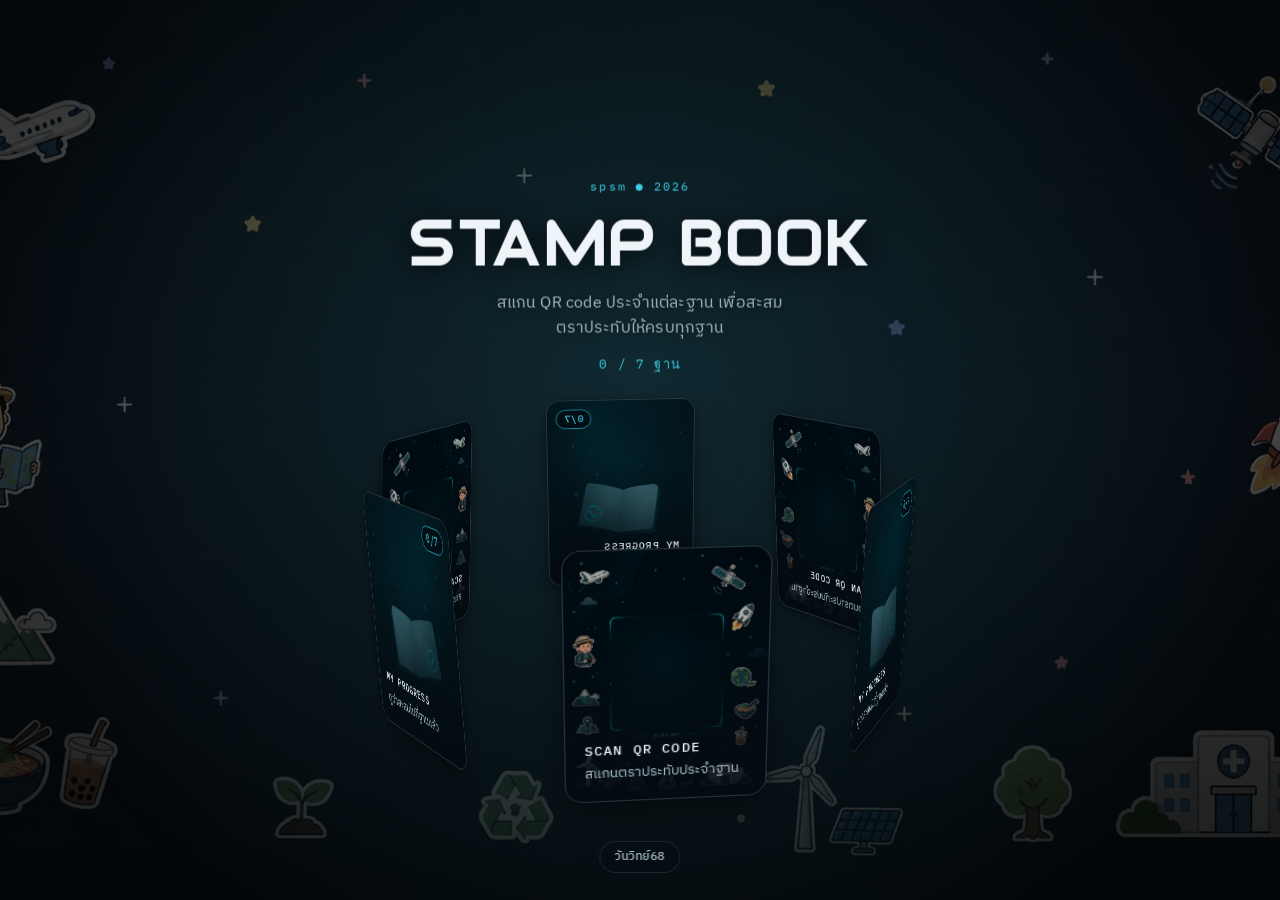
<file: index.html>
<!DOCTYPE html>
<html lang="th">
<head>
<meta charset="UTF-8" />
<meta name="viewport" content="width=device-width, initial-scale=1.0, viewport-fit=cover" />
<meta name="theme-color" content="#0a141c" />
<title>Stamp Book — วันวิทย์</title>
<meta name="description" content="สมุดสะสมตราประทับประจำฐานกิจกรรม สแกน QR code ประจำฐานเพื่อสะสมให้ครบทุกฐาน" />
<link rel="icon" href="assets/img/card-progress.webp" />
<link rel="stylesheet" href="assets/css/fonts.css" />
<link rel="stylesheet" href="assets/css/app.css" />
</head>
<body>

<!-- Fixed art + the black overlay that keeps every screen readable on top of it -->
<div class="bg" aria-hidden="true"></div>
<div class="bg-scrim" aria-hidden="true"></div>

<!-- ============================================================
     LANDING — orbital hero (ported from the MentoScope reference)
     ============================================================ -->
<main class="view view--landing" id="view-landing">
  <div class="orbit-aura" aria-hidden="true"></div>

  <div class="orbit-stage" id="orbit-stage">
    <div class="orbit-parallax" id="orbit-parallax">
      <div class="orbit-tilt">
        <div class="orbit-ring" id="orbit-ring"><!-- panels injected by app.js --></div>
      </div>

      <div class="orbit-center">
        <p class="orbit-eyebrow">spsm ● 2026</p>
        <h1 class="wordmark">Stamp Book</h1>
        <p class="orbit-sub-text">สแกน QR code ประจำแต่ละฐาน เพื่อสะสมตราประทับให้ครบทุกฐาน</p>
        <p class="orbit-tally"><span id="landing-tally">0</span> / <span id="landing-total">7</span> ฐาน</p>
      </div>
    </div>
  </div>

  <p class="orbit-hint" aria-hidden="true">วันวิทย์68</p>
</main>

<!-- ============================================================
     SCAN
     ============================================================ -->
<main class="view view--page" id="view-scan" hidden>
  <div class="shell">
    <header class="topbar">
      <a class="back" href="#/">
        <svg viewBox="0 0 16 16" fill="none" aria-hidden="true"><path d="M10 3 5 8l5 5" stroke="currentColor" stroke-width="1.6" stroke-linecap="round" stroke-linejoin="round"/></svg>
        กลับหน้าแรก
      </a>
      <div class="mode" id="scan-mode" data-mode="idle">
        <span class="mode__dot"></span>
        <span class="mode__label" id="scan-mode-label">STANDBY</span>
      </div>
    </header>

    <div class="page-head">
      <p class="kicker">SCAN QR CODE</p>
      <h2 class="page-title">สแกน QR code ประจำฐาน</h2>
      <p class="page-sub">เล็ง QR code ของฐานให้อยู่ในกรอบ ถ้าอยู่ไกลให้เลื่อนซูมเข้ามา</p>
    </div>

    <div class="scan-grid">
      <!-- camera -->
      <section class="panel scanner">
        <div class="cam" id="cam">
          <video id="video" playsinline muted autoplay></video>
          <div class="cam__placeholder" id="cam-placeholder">
            <svg viewBox="0 0 24 24" fill="none" aria-hidden="true"><path d="M3 8.5A2.5 2.5 0 0 1 5.5 6h1.7l1-1.7A1 1 0 0 1 9.06 4h5.88a1 1 0 0 1 .86.5l1 1.5h1.7A2.5 2.5 0 0 1 21 8.5v8A2.5 2.5 0 0 1 18.5 19h-13A2.5 2.5 0 0 1 3 16.5v-8Z" stroke="currentColor" stroke-width="1.5"/><circle cx="12" cy="12" r="3.4" stroke="currentColor" stroke-width="1.5"/></svg>
            <p class="cam__placeholder-title">กดเปิดกล้องเพื่อเริ่มสแกน</p>
            <p class="cam__placeholder-hint">เบราว์เซอร์จะขออนุญาตใช้กล้อง กด “อนุญาต”</p>
          </div>

          <div class="cam__frame" aria-hidden="true">
            <span class="bracket bracket--tl"></span>
            <span class="bracket bracket--tr"></span>
            <span class="bracket bracket--bl"></span>
            <span class="bracket bracket--br"></span>
            <span class="cam__target"></span>
            <span class="cam__sweep"></span>
          </div>
          <p class="cam__caption" aria-hidden="true">▸▸▸ SCAN ME ◂◂◂</p>
        </div>

        <div class="controls">
          <button class="btn btn--primary" id="btn-camera" type="button">เปิดกล้อง</button>

          <div class="zoom" id="zoom-wrap" hidden>
            <label class="zoom__label" for="zoom">ซูม</label>
            <input class="zoom__range" id="zoom" type="range" min="1" max="4" step="0.1" value="1" />
            <output class="zoom__value mono" id="zoom-value">1.0×</output>
          </div>

          <button class="btn btn--ghost" id="btn-torch" type="button" hidden>เปิดไฟฉาย</button>
        </div>
      </section>

      <!-- result -->
      <section class="panel result" id="result" data-state="idle">
        <p class="kicker">STATUS</p>
        <div class="result__body">
          <span class="result__icon" id="result-icon" aria-hidden="true">◎</span>
          <div>
            <p class="result__title" id="result-title">ยังไม่ได้สแกน</p>
            <p class="result__text" id="result-text">เปิดกล้องแล้วเล็งไปที่ QR code ของฐาน</p>
          </div>
        </div>

        <div class="result__meter">
          <div class="meter"><span class="meter__fill" id="scan-meter"></span></div>
          <p class="meter__label mono"><b id="scan-count">0</b> / <span id="scan-total">7</span> STAMPS</p>
        </div>

        <a class="btn btn--ghost" href="#/progress">ดูความคืบหน้าของฉัน</a>
      </section>
    </div>
  </div>
</main>

<!-- ============================================================
     PROGRESS
     ============================================================ -->
<main class="view view--page" id="view-progress" hidden>
  <div class="shell">
    <header class="topbar">
      <a class="back" href="#/">
        <svg viewBox="0 0 16 16" fill="none" aria-hidden="true"><path d="M10 3 5 8l5 5" stroke="currentColor" stroke-width="1.6" stroke-linecap="round" stroke-linejoin="round"/></svg>
        กลับหน้าแรก
      </a>
      <div class="mode" id="progress-mode" data-mode="idle">
        <span class="mode__dot"></span>
        <span class="mode__label mono" id="progress-mode-label">IN PROGRESS</span>
      </div>
    </header>

    <div class="page-head">
      <p class="kicker">MY PROGRESS</p>
      <h2 class="page-title">ความคืบหน้าของฉัน</h2>
      <p class="page-sub">ฐานที่สแกนแล้วจะมีเครื่องหมายถูกอยู่หลังชื่อฐาน</p>
    </div>

    <div class="progress-grid">
      <section class="panel tally">
        <div class="tally__ring">
          <svg class="ring" viewBox="0 0 120 120" aria-hidden="true">
            <circle class="ring__track" cx="60" cy="60" r="52"></circle>
            <circle class="ring__fill" id="ring-fill" cx="60" cy="60" r="52"></circle>
          </svg>
          <p class="tally__num"><b id="tally-count">0</b><span id="tally-total">/7</span></p>
        </div>
        <p class="tally__label">ฐานที่สะสมแล้ว</p>
        <p class="tally__done" id="tally-done" hidden>เก็บครบทุกฐานแล้ว 🎉</p>
        <a class="btn btn--primary" id="tally-cta" href="#/scan">สแกนฐานต่อไป</a>
        <button class="btn btn--danger" id="btn-reset" type="button">ล้างความคืบหน้า</button>
      </section>

      <section class="panel stamps">
        <p class="kicker">ฐานกิจกรรมทั้งหมด</p>
        <ul class="stamp-list" id="stamp-list"><!-- injected by app.js --></ul>
      </section>
    </div>
  </div>
</main>

<div class="toast" id="toast" role="status" aria-live="polite" hidden></div>

<script src="assets/js/jsqr.js"></script>
<script src="assets/js/app.js"></script>
</body>
</html>
</file>
<file: assets/css/fonts.css>
/* Vendored latin+thai subsets of IBM Plex Sans Thai & IBM Plex Mono.
   Local so the site still works if the venue wifi dies. */
@font-face {
  font-family: 'IBM Plex Mono';
  font-style: normal;
  font-weight: 400;
  font-display: swap;
  src: url(../fonts/IBMPlexMono-400-latin.woff2) format('woff2');
  unicode-range: U+0000-00FF, U+0131, U+0152-0153, U+02BB-02BC, U+02C6, U+02DA, U+02DC, U+0304, U+0308, U+0329, U+2000-206F, U+20AC, U+2122, U+2191, U+2193, U+2212, U+2215, U+FEFF, U+FFFD;
}
@font-face {
  font-family: 'IBM Plex Mono';
  font-style: normal;
  font-weight: 500;
  font-display: swap;
  src: url(../fonts/IBMPlexMono-500-latin.woff2) format('woff2');
  unicode-range: U+0000-00FF, U+0131, U+0152-0153, U+02BB-02BC, U+02C6, U+02DA, U+02DC, U+0304, U+0308, U+0329, U+2000-206F, U+20AC, U+2122, U+2191, U+2193, U+2212, U+2215, U+FEFF, U+FFFD;
}
@font-face {
  font-family: 'IBM Plex Mono';
  font-style: normal;
  font-weight: 600;
  font-display: swap;
  src: url(../fonts/IBMPlexMono-600-latin.woff2) format('woff2');
  unicode-range: U+0000-00FF, U+0131, U+0152-0153, U+02BB-02BC, U+02C6, U+02DA, U+02DC, U+0304, U+0308, U+0329, U+2000-206F, U+20AC, U+2122, U+2191, U+2193, U+2212, U+2215, U+FEFF, U+FFFD;
}
@font-face {
  font-family: 'IBM Plex Sans Thai';
  font-style: normal;
  font-weight: 400;
  font-display: swap;
  src: url(../fonts/IBMPlexSansThai-400-thai.woff2) format('woff2');
  unicode-range: U+02D7, U+0303, U+0331, U+0E01-0E5B, U+200C-200D, U+25CC;
}
@font-face {
  font-family: 'IBM Plex Sans Thai';
  font-style: normal;
  font-weight: 400;
  font-display: swap;
  src: url(../fonts/IBMPlexSansThai-400-latin.woff2) format('woff2');
  unicode-range: U+0000-00FF, U+0131, U+0152-0153, U+02BB-02BC, U+02C6, U+02DA, U+02DC, U+0304, U+0308, U+0329, U+2000-206F, U+20AC, U+2122, U+2191, U+2193, U+2212, U+2215, U+FEFF, U+FFFD;
}
@font-face {
  font-family: 'IBM Plex Sans Thai';
  font-style: normal;
  font-weight: 500;
  font-display: swap;
  src: url(../fonts/IBMPlexSansThai-500-thai.woff2) format('woff2');
  unicode-range: U+02D7, U+0303, U+0331, U+0E01-0E5B, U+200C-200D, U+25CC;
}
@font-face {
  font-family: 'IBM Plex Sans Thai';
  font-style: normal;
  font-weight: 500;
  font-display: swap;
  src: url(../fonts/IBMPlexSansThai-500-latin.woff2) format('woff2');
  unicode-range: U+0000-00FF, U+0131, U+0152-0153, U+02BB-02BC, U+02C6, U+02DA, U+02DC, U+0304, U+0308, U+0329, U+2000-206F, U+20AC, U+2122, U+2191, U+2193, U+2212, U+2215, U+FEFF, U+FFFD;
}
@font-face {
  font-family: 'IBM Plex Sans Thai';
  font-style: normal;
  font-weight: 600;
  font-display: swap;
  src: url(../fonts/IBMPlexSansThai-600-thai.woff2) format('woff2');
  unicode-range: U+02D7, U+0303, U+0331, U+0E01-0E5B, U+200C-200D, U+25CC;
}
@font-face {
  font-family: 'IBM Plex Sans Thai';
  font-style: normal;
  font-weight: 600;
  font-display: swap;
  src: url(../fonts/IBMPlexSansThai-600-latin.woff2) format('woff2');
  unicode-range: U+0000-00FF, U+0131, U+0152-0153, U+02BB-02BC, U+02C6, U+02DA, U+02DC, U+0304, U+0308, U+0329, U+2000-206F, U+20AC, U+2122, U+2191, U+2193, U+2212, U+2215, U+FEFF, U+FFFD;
}
@font-face {
  font-family: 'IBM Plex Sans Thai';
  font-style: normal;
  font-weight: 700;
  font-display: swap;
  src: url(../fonts/IBMPlexSansThai-700-thai.woff2) format('woff2');
  unicode-range: U+02D7, U+0303, U+0331, U+0E01-0E5B, U+200C-200D, U+25CC;
}
@font-face {
  font-family: 'IBM Plex Sans Thai';
  font-style: normal;
  font-weight: 700;
  font-display: swap;
  src: url(../fonts/IBMPlexSansThai-700-latin.woff2) format('woff2');
  unicode-range: U+0000-00FF, U+0131, U+0152-0153, U+02BB-02BC, U+02C6, U+02DA, U+02DC, U+0304, U+0308, U+0329, U+2000-206F, U+20AC, U+2122, U+2191, U+2193, U+2212, U+2215, U+FEFF, U+FFFD;
}
</file>
<file: assets/css/app.css>
/* ============================================================
   Wunvit Stamp Book
   Design system ported from the MentoScope reference and
   hue-shifted onto the provided navy-teal artwork.
   Surfaces -> ink ramp -> one reserved accent -> tokens.
   ============================================================ */
:root{
  /* Surfaces — deep navy-teal, never pure black */
  --bg:        #0a141c;
  --bg-deep:   #060e14;
  --surface:   rgba(19, 33, 43, 0.82);
  --surface-2: rgba(28, 45, 57, 0.88);
  --sunken:    rgba(8, 17, 24, 0.62);
  --line:      rgba(226, 242, 248, 0.16);
  --line-soft: rgba(226, 242, 248, 0.10);

  /* Ink — warm off-white, never pure #fff */
  --text:       #eef4f7;
  --text-soft:  #a9bfca;
  --text-faint: #7c95a2;

  /* Accent — the cyan already in the artwork. Interactive + stamped only. */
  --accent:        #3ccfe2;
  --accent-strong: #29bed2;
  --accent-deep:   #1a8ea1;
  --accent-tint:   rgba(60, 207, 226, 0.14);
  --on-accent:     #05222a;

  /* Status */
  --ok:        #54d9a6;
  --ok-tint:   rgba(84, 217, 166, 0.14);
  --warn:      #f0b45c;
  --warn-tint: rgba(240, 180, 92, 0.14);
  --bad:       #f08163;
  --bad-tint:  rgba(240, 129, 99, 0.14);

  --font-thai: "IBM Plex Sans Thai", system-ui, -apple-system, "Segoe UI", sans-serif;
  --font-mono: "IBM Plex Mono", ui-monospace, Consolas, monospace;
  /* Osiris is latin-only display — the wordmark and nothing else. */
  --font-display: "Osiris", "IBM Plex Sans Thai", sans-serif;

  --s1:0.25rem; --s2:0.5rem; --s3:0.75rem; --s4:1rem; --s5:1.5rem; --s6:2rem; --s7:3rem;
  --r-sm:6px; --r-md:10px; --r-lg:16px; --r-full:999px;

  --shadow-md: 0 2px 8px rgba(0,0,0,0.32), 0 12px 36px rgba(0,0,0,0.34);

  --ease-quart: cubic-bezier(0.25,1,0.5,1);
  --ease-expo:  cubic-bezier(0.16,1,0.3,1);
  --dur-fast:150ms; --dur:220ms; --dur-slow:440ms;
}

*,*::before,*::after{ box-sizing:border-box; }
html{ -webkit-text-size-adjust:100%; text-size-adjust:100%; }

@font-face{
  font-family:"Osiris";
  src:url("../fonts/Osiris.woff2") format("woff2"),
      url("../fonts/Osiris.otf") format("opentype");
  font-weight:400; font-style:normal; font-display:swap;
}

body{
  margin:0; min-height:100vh;
  background:var(--bg-deep);
  font-family:var(--font-thai); color:var(--text);
  line-height:1.6; -webkit-font-smoothing:antialiased; text-rendering:optimizeLegibility;
  overflow-x:hidden;
}
h1,h2,h3{ margin:0; font-weight:600; line-height:1.2; }
p{ margin:0; }
a{ color:var(--accent); }
.mono{ font-family:var(--font-mono); font-feature-settings:"tnum" 1; }
:focus-visible{ outline:2px solid var(--accent); outline-offset:2px; border-radius:4px; }
[hidden]{ display:none !important; }

/* ------------------------------------------------------------
   Background art + the black overlay.
   Transparent enough to read the stickers, opaque enough that
   every bit of text and card sits cleanly on top of it.
   ------------------------------------------------------------ */
.bg{
  position:fixed; inset:0; z-index:-2;
  background:url("../img/bg-landing.webp") center center / cover no-repeat;
  background-color:var(--bg);
}
.bg-scrim{
  position:fixed; inset:0; z-index:-1; pointer-events:none;
  background:
    radial-gradient(120% 90% at 50% 42%, rgba(0,0,0,0.42) 0%, rgba(0,0,0,0.66) 58%, rgba(0,0,0,0.80) 100%),
    linear-gradient(180deg, rgba(6,14,20,0.42) 0%, rgba(6,14,20,0.30) 45%, rgba(6,14,20,0.62) 100%);
}
/* Reading views carry a flatter, heavier scrim than the landing — they hold body copy. */
body[data-route="page"] .bg-scrim{
  background:linear-gradient(180deg, rgba(4,10,15,0.80) 0%, rgba(4,10,15,0.72) 100%);
}

.view{ position:relative; z-index:1; }

/* ============================================================
   LANDING — orbital hero
   A 3D ring of card panels orbiting the wordmark: drag or scroll
   to spin, momentum carries, slow auto-drift when idle.
   ============================================================ */
.view--landing{
  height:100vh; height:100dvh; overflow:hidden;
  display:flex; align-items:center; justify-content:center;
}
.orbit-aura{
  position:absolute; inset:-20%; z-index:0; pointer-events:none;
  background:radial-gradient(circle at 50% 44%, var(--accent-tint), transparent 60%);
}
.orbit-stage{
  position:absolute; inset:0; z-index:1;
  display:flex; align-items:center; justify-content:center;
  perspective:1400px; cursor:grab; touch-action:pan-y;
  user-select:none; -webkit-user-select:none;
}
.orbit-stage.is-dragging, .orbit-stage.is-dragging .orbit-panel{ cursor:grabbing; }
.orbit-parallax{ position:relative; width:1px; height:1px; transform-style:preserve-3d; transition:transform 0.6s var(--ease-quart); }
/* The ring orbits BELOW the wordmark. The reference lets panels sweep across
   its title; here the title has to stay unambiguously readable, so the ring
   centre is pushed down and the wordmark lifted up out of its path. */
.orbit-tilt{ position:absolute; top:0; left:0; transform-style:preserve-3d; transform:translateY(120px) rotateX(-16deg); }
.orbit-ring{ position:absolute; top:0; left:0; transform-style:preserve-3d; will-change:transform; }

.orbit-panel{
  position:absolute; top:0; left:0;
  width:172px; height:227px; margin:-114px 0 0 -86px;
  border-radius:var(--r-lg); overflow:hidden; display:block; text-decoration:none;
  background:var(--surface); border:1px solid var(--line-soft); box-shadow:var(--shadow-md);
  transform:rotateY(var(--ry)) translateZ(var(--tz)) rotateZ(var(--rz));
  transition:border-color var(--dur) var(--ease-quart), box-shadow var(--dur) var(--ease-quart), transform 0.7s var(--ease-quart);
  cursor:pointer;
}
.orbit-panel:hover,.orbit-panel:focus-visible{ border-color:var(--accent-deep); box-shadow:0 0 0 1px var(--accent-deep), var(--shadow-md); }
.orbit-panel img{
  position:absolute; inset:0; width:100%; height:100%; object-fit:cover; display:block;
  filter:brightness(0.86);
  transition:filter var(--dur) var(--ease-quart), transform 900ms var(--ease-expo);
}
.orbit-panel:hover img{ filter:brightness(1.05); transform:scale(1.035); }
.orbit-scrim{
  position:absolute; inset:0;
  background:linear-gradient(to top, rgba(4,11,16,0.95) 0%, rgba(4,11,16,0.34) 44%, transparent 64%);
}
.orbit-cap{ position:absolute; left:0; right:0; bottom:0; padding:var(--s3) var(--s4) var(--s4); }
.orbit-kicker{ display:block; font-family:var(--font-mono); font-size:0.72rem; font-weight:500; letter-spacing:0.10em; color:var(--text); }
.orbit-sub{ display:block; margin-top:2px; font-size:0.76rem; color:var(--text-soft); }
.orbit-badge{
  position:absolute; top:10px; right:10px; z-index:2;
  font-family:var(--font-mono); font-size:0.66rem; font-weight:500; letter-spacing:0.06em;
  color:var(--accent); background:rgba(4,11,16,0.72);
  border:1px solid var(--accent-deep); border-radius:var(--r-full); padding:2px 8px;
}

.orbit-center{
  position:absolute; top:50%; left:50%;
  transform:translate(-50%,-50%) translateY(-170px) translateZ(30px);
  text-align:center; width:94vw; max-width:560px; pointer-events:none; z-index:2;
}
.orbit-eyebrow{ font-family:var(--font-mono); font-size:0.72rem; letter-spacing:0.16em; color:var(--accent); margin-bottom:var(--s3); }
/* Osiris on the latin wordmark only — Thai copy below uses Plex Sans Thai. */
.wordmark{
  font-family:var(--font-display); font-weight:400;
  font-size:clamp(1.75rem, 9.5vw, 4rem); letter-spacing:0.01em; line-height:1.05;
  white-space:nowrap; max-width:100%;
  text-shadow:0 2px 26px rgba(0,0,0,0.8);
}
.orbit-sub-text{
  margin-top:var(--s3); color:var(--text-soft); font-size:1rem;
  max-width:30ch; margin-inline:auto; text-wrap:pretty;
  text-shadow:0 1px 12px rgba(0,0,0,0.8);
}
.orbit-tally{
  margin-top:var(--s3); font-family:var(--font-mono); font-size:0.8rem; letter-spacing:0.08em;
  color:var(--accent);
}
/* Brand tag. The orbiting cards sweep through this corner of the screen, so it
   carries its own pill rather than relying on whatever happens to be behind. */
.orbit-hint{
  position:absolute; left:50%; bottom:calc(clamp(12px,3vh,28px) + env(safe-area-inset-bottom, 0px));
  transform:translateX(-50%); z-index:3; margin:0;
  padding:0.32rem 0.9rem; border-radius:var(--r-full);
  background:rgba(6,14,20,0.72); border:1px solid var(--line-soft);
  backdrop-filter:blur(8px); -webkit-backdrop-filter:blur(8px);
  font-size:0.78rem; font-weight:500; letter-spacing:0.04em;
  color:var(--text-soft); pointer-events:none; white-space:nowrap;
}

@media (max-width:720px){
  .orbit-panel{ width:126px; height:166px; margin:-83px 0 0 -63px; }
  .orbit-tilt{ transform:translateY(98px) rotateX(-12deg); }
  .orbit-center{ transform:translate(-50%,-50%) translateY(-146px) translateZ(30px); max-width:360px; }
  .orbit-sub-text{ font-size:0.92rem; }
}
@media (max-height:620px){
  .orbit-tilt{ transform:translateY(74px) rotateX(-12deg); }
  .orbit-center{ transform:translate(-50%,-50%) translateY(-118px) translateZ(30px); }
  .orbit-sub-text{ font-size:0.86rem; }
}

/* ============================================================
   SHARED PAGE CHROME
   ============================================================ */
.view--page{ min-height:100vh; min-height:100dvh; }
.shell{
  max-width:1080px; margin:0 auto;
  padding:0 clamp(1rem,4vw,2.5rem) calc(var(--s7) + env(safe-area-inset-bottom, 0px));
}
.topbar{
  display:flex; align-items:center; justify-content:space-between; gap:var(--s4);
  padding:calc(var(--s4) + env(safe-area-inset-top, 0px)) 0 var(--s5); flex-wrap:wrap;
}
.back{
  display:inline-flex; align-items:center; gap:var(--s2);
  font-size:0.9rem; color:var(--text-soft); text-decoration:none;
  padding:var(--s2) var(--s3); margin-left:calc(var(--s3) * -1); border-radius:var(--r-sm);
  transition:color var(--dur) var(--ease-quart), background var(--dur) var(--ease-quart);
  min-height:40px;
}
.back:hover{ color:var(--text); background:var(--surface); }
.back svg{ width:15px; height:15px; flex:none; }

.mode{
  display:inline-flex; align-items:center; gap:var(--s2);
  padding:0.4rem 0.85rem 0.4rem 0.7rem;
  background:var(--surface); border:1px solid var(--line-soft); border-radius:var(--r-full);
}
.mode__dot{ width:8px; height:8px; border-radius:50%; background:var(--text-faint); flex:none; transition:background var(--dur) var(--ease-quart); }
.mode__label{ font-family:var(--font-mono); font-size:0.72rem; font-weight:500; color:var(--text-soft); letter-spacing:0.04em; }
.mode[data-mode="live"] .mode__dot{ background:var(--accent); animation:pulse-dot 1.1s var(--ease-quart) infinite; }
.mode[data-mode="ok"] .mode__dot{ background:var(--ok); box-shadow:0 0 0 3px var(--ok-tint); }
.mode[data-mode="warn"] .mode__dot{ background:var(--warn); }
.mode[data-mode="error"] .mode__dot{ background:var(--bad); }
@keyframes pulse-dot{ 0%,100%{opacity:1;} 50%{opacity:0.28;} }

.page-head{ margin-bottom:var(--s5); }
.kicker{
  font-family:var(--font-mono); font-size:0.68rem; letter-spacing:0.14em; text-transform:uppercase;
  color:var(--accent); margin-bottom:var(--s2);
}
.page-title{ font-size:clamp(1.4rem,1.1rem+1.4vw,2rem); }
.page-sub{ margin-top:var(--s2); color:var(--text-soft); max-width:52ch; text-wrap:pretty; }

.panel{
  background:var(--surface); border:1px solid var(--line-soft); border-radius:var(--r-lg);
  padding:clamp(1rem,3vw,1.5rem); backdrop-filter:blur(10px); -webkit-backdrop-filter:blur(10px);
}

.btn{
  width:100%; display:inline-flex; align-items:center; justify-content:center; gap:0.6rem;
  min-height:50px; padding:0 1.2rem;
  font-family:var(--font-thai); font-size:1rem; font-weight:600; text-decoration:none;
  border-radius:var(--r-md); border:1px solid transparent; cursor:pointer;
  transition:background var(--dur) var(--ease-quart), color var(--dur) var(--ease-quart),
             border-color var(--dur) var(--ease-quart), transform var(--dur-fast) var(--ease-quart);
}
.btn:active{ transform:scale(0.985); }
.btn--primary{ background:var(--accent); color:var(--on-accent); }
.btn--primary:hover{ background:var(--accent-strong); }
.btn--ghost{ background:transparent; color:var(--text); border-color:var(--line); }
.btn--ghost:hover{ background:var(--surface-2); border-color:var(--accent-deep); }
.btn--danger{ background:transparent; color:var(--text-faint); border-color:var(--line-soft); font-weight:500; min-height:42px; font-size:0.88rem; }
.btn--danger:hover{ color:var(--bad); border-color:var(--bad); background:var(--bad-tint); }
.btn[disabled]{ opacity:0.55; cursor:not-allowed; }

/* ============================================================
   SCAN
   ============================================================ */
.scan-grid{
  display:grid; grid-template-columns:minmax(0,1.05fr) minmax(300px,0.95fr);
  gap:clamp(1rem,3vw,1.75rem); align-items:start;
}
@media (max-width:900px){ .scan-grid{ grid-template-columns:1fr; } }

.cam{
  position:relative; width:100%; max-width:420px; margin:0 auto;
  aspect-ratio:3/4; border-radius:var(--r-lg); overflow:hidden;
  background:var(--sunken) url("../img/card-scan.webp") center center / cover no-repeat;
  border:1px solid var(--line-soft); box-shadow:var(--shadow-md);
}
.cam video{
  position:absolute; inset:0; width:100%; height:100%; object-fit:cover; display:none;
  transform-origin:center center; will-change:transform;
}
.cam.is-live video{ display:block; }
.cam.is-live{ background-image:none; background:#04090d; }

.cam__placeholder{
  position:absolute; inset:0; z-index:3;
  display:flex; flex-direction:column; align-items:center; justify-content:center; gap:var(--s2);
  padding:14%; text-align:center; color:var(--text-soft);
  background:linear-gradient(to top, rgba(4,11,16,0.86) 0%, rgba(4,11,16,0.42) 55%, rgba(4,11,16,0.30) 100%);
}
.cam.is-live .cam__placeholder{ display:none; }
.cam__placeholder svg{ width:34px; height:34px; color:var(--accent); }
.cam__placeholder-title{ font-size:0.98rem; font-weight:500; color:var(--text); }
.cam__placeholder-hint{ font-size:0.8rem; color:var(--text-faint); max-width:22ch; }

.cam__frame{ position:absolute; inset:12%; z-index:4; pointer-events:none; opacity:0; transition:opacity var(--dur) var(--ease-quart); }
.cam.is-live .cam__frame{ opacity:1; }
.bracket{ position:absolute; width:26px; height:26px; border:2px solid var(--accent); border-radius:3px; }
.bracket--tl{ top:0; left:0; border-right:0; border-bottom:0; border-radius:6px 0 0 0; }
.bracket--tr{ top:0; right:0; border-left:0; border-bottom:0; border-radius:0 6px 0 0; }
.bracket--bl{ bottom:0; left:0; border-right:0; border-top:0; border-radius:0 0 0 6px; }
.bracket--br{ bottom:0; right:0; border-left:0; border-top:0; border-radius:0 0 6px 0; }
.cam__target{ position:absolute; inset:6%; border:1.5px dashed rgba(60,207,226,0.34); border-radius:10px; }
.cam__sweep{
  position:absolute; left:0; right:0; top:0; height:26%; opacity:0;
  background:linear-gradient(to bottom, transparent 0%, var(--accent-tint) 60%, rgba(60,207,226,0.55) 100%);
  border-bottom:1.5px solid rgba(60,207,226,0.8);
}
.cam.is-live .cam__frame .bracket{ animation:bracket-lock 1.6s var(--ease-quart) infinite; }
.cam.is-live .cam__sweep{ opacity:1; animation:scan-sweep 1.9s var(--ease-quart) infinite; }
@keyframes bracket-lock{ 0%,100%{opacity:0.5;} 50%{opacity:1;} }
@keyframes scan-sweep{ from{ transform:translateY(-26%);} to{ transform:translateY(385%);} }

.cam__caption{
  position:absolute; left:0; right:0; bottom:4.5%; z-index:4; text-align:center;
  font-family:var(--font-mono); font-size:0.72rem; font-weight:500; letter-spacing:0.22em;
  color:var(--accent); pointer-events:none; opacity:0; transition:opacity var(--dur) var(--ease-quart);
}
.cam.is-live .cam__caption{ opacity:0.8; }

.cam.is-hit{ animation:hit-flash 520ms var(--ease-quart); }
@keyframes hit-flash{
  0%{ box-shadow:0 0 0 0 var(--ok), var(--shadow-md); }
  100%{ box-shadow:0 0 0 14px rgba(84,217,166,0), var(--shadow-md); }
}

.controls{ max-width:420px; margin:var(--s5) auto 0; display:flex; flex-direction:column; gap:var(--s3); }
.zoom{ display:flex; align-items:center; gap:var(--s3); background:var(--sunken); border:1px solid var(--line-soft); border-radius:var(--r-md); padding:0.55rem 0.85rem; }
.zoom__label{ font-size:0.86rem; color:var(--text-soft); flex:none; }
.zoom__range{ flex:1; min-width:0; accent-color:var(--accent); height:26px; }
.zoom__value{ flex:none; font-size:0.8rem; color:var(--accent); min-width:3.4ch; text-align:right; }

/* result */
.result{ display:flex; flex-direction:column; gap:var(--s4); }
.result__body{ display:flex; align-items:flex-start; gap:var(--s3); }
.result__icon{
  flex:none; width:44px; height:44px; border-radius:var(--r-md);
  display:grid; place-items:center; font-size:1.35rem; line-height:1;
  background:var(--surface-2); border:1px solid var(--line-soft); color:var(--text-faint);
}
.result__title{ font-size:1.05rem; font-weight:600; text-wrap:balance; }
.result__text{ margin-top:2px; font-size:0.9rem; color:var(--text-soft); text-wrap:pretty; }
.result[data-state="ok"]{ border-color:var(--ok); }
.result[data-state="ok"] .result__icon{ background:var(--ok-tint); border-color:var(--ok); color:var(--ok); }
.result[data-state="ok"] .result__title{ color:var(--ok); }
.result[data-state="dup"]{ border-color:var(--warn); }
.result[data-state="dup"] .result__icon{ background:var(--warn-tint); border-color:var(--warn); color:var(--warn); }
.result[data-state="dup"] .result__title{ color:var(--warn); }
.result[data-state="bad"]{ border-color:var(--bad); }
.result[data-state="bad"] .result__icon{ background:var(--bad-tint); border-color:var(--bad); color:var(--bad); }
.result[data-state="bad"] .result__title{ color:var(--bad); }
.result[data-state="ok"] .result__icon,
.result[data-state="dup"] .result__icon,
.result[data-state="bad"] .result__icon{ animation:pop 260ms var(--ease-expo) both; }
@keyframes pop{ from{ transform:scale(0.5); opacity:0; } to{ transform:scale(1); opacity:1; } }

.result__meter{ display:flex; flex-direction:column; gap:var(--s2); }
.meter{ height:6px; border-radius:var(--r-full); background:var(--sunken); overflow:hidden; }
.meter__fill{ display:block; height:100%; width:0%; border-radius:var(--r-full); background:var(--accent); transition:width var(--dur-slow) var(--ease-expo); }
.meter__label{ font-size:0.7rem; letter-spacing:0.1em; color:var(--text-faint); }
.meter__label b{ color:var(--accent); font-weight:600; }

/* ============================================================
   PROGRESS
   ============================================================ */
.progress-grid{
  display:grid; grid-template-columns:minmax(240px,0.8fr) minmax(0,1.2fr);
  gap:clamp(1rem,3vw,1.75rem); align-items:start;
}
@media (max-width:820px){ .progress-grid{ grid-template-columns:1fr; } }

.tally{ display:flex; flex-direction:column; align-items:center; text-align:center; gap:var(--s2); position:relative; }
.tally__ring{ position:relative; width:150px; height:150px; }
.ring{ width:150px; height:150px; transform:rotate(-90deg); display:block; }
.ring__track{ fill:none; stroke:var(--sunken); stroke-width:9; }
.ring__fill{
  fill:none; stroke:var(--accent); stroke-width:9; stroke-linecap:round;
  stroke-dasharray:326.7; stroke-dashoffset:326.7;
  transition:stroke-dashoffset 640ms var(--ease-expo), stroke var(--dur) var(--ease-quart);
}
.tally.is-done .ring__fill{ stroke:var(--ok); }
.tally__num{
  position:absolute; top:50%; left:50%; transform:translate(-50%,-50%);
  font-family:var(--font-mono); font-size:1.9rem; font-weight:600; line-height:1; color:var(--text);
  white-space:nowrap;
}
.tally__num span{ font-size:1rem; color:var(--text-faint); }
.tally__label{ margin-top:var(--s2); font-size:0.9rem; color:var(--text-soft); }
.tally__done{ font-size:0.92rem; font-weight:600; color:var(--ok); }
.tally .btn{ margin-top:var(--s2); }

.stamp-list{ list-style:none; margin:var(--s3) 0 0; padding:0; display:flex; flex-direction:column; gap:var(--s2); }
.stamp{
  display:flex; align-items:center; gap:var(--s3);
  padding:var(--s3); border-radius:var(--r-md);
  background:var(--sunken); border:1px solid var(--line-soft);
  transition:border-color var(--dur) var(--ease-quart), background var(--dur) var(--ease-quart);
}
.stamp__icon{
  flex:none; width:38px; height:38px; border-radius:9px; display:grid; place-items:center;
  font-size:1.15rem; line-height:1; background:var(--surface-2); border:1px solid var(--line-soft);
  filter:grayscale(1) opacity(0.5); transition:filter var(--dur) var(--ease-quart);
}
.stamp__main{ flex:1; min-width:0; }
.stamp__name{
  display:flex; align-items:center; gap:var(--s2); flex-wrap:wrap;
  font-size:0.98rem; font-weight:500; color:var(--text-soft);
}
.stamp__check{ flex:none; width:19px; height:19px; color:var(--ok); opacity:0; transform:scale(0.4); transition:opacity var(--dur) var(--ease-expo), transform var(--dur) var(--ease-expo); }

.stamp.is-done{ background:var(--ok-tint); border-color:rgba(84,217,166,0.42); }
.stamp.is-done .stamp__icon{ filter:none; border-color:rgba(84,217,166,0.42); }
.stamp.is-done .stamp__name{ color:var(--text); font-weight:600; }
.stamp.is-done .stamp__check{ opacity:1; transform:scale(1); }
.stamp.is-fresh .stamp__check{ animation:pop 320ms var(--ease-expo) both; }

/* ============================================================
   TOAST
   ============================================================ */
.toast{
  position:fixed; left:50%; bottom:calc(22px + env(safe-area-inset-bottom, 0px));
  transform:translate(-50%, 14px); z-index:50;
  max-width:min(92vw, 460px); padding:0.7rem 1.1rem;
  background:var(--surface-2); border:1px solid var(--line); border-radius:var(--r-full);
  box-shadow:var(--shadow-md); font-size:0.9rem; color:var(--text);
  opacity:0; transition:opacity var(--dur) var(--ease-quart), transform var(--dur) var(--ease-quart);
  backdrop-filter:blur(10px); -webkit-backdrop-filter:blur(10px);
  text-align:center;
}
.toast.is-open{ opacity:1; transform:translate(-50%, 0); }
.toast[data-tone="ok"]{ border-color:var(--ok); color:var(--ok); }
.toast[data-tone="warn"]{ border-color:var(--warn); color:var(--warn); }
.toast[data-tone="bad"]{ border-color:var(--bad); color:var(--bad); }

/* ============================================================
   REDUCED MOTION
   ============================================================ */
@media (prefers-reduced-motion:reduce){
  *,*::before,*::after{
    animation-duration:0.01ms !important; animation-iteration-count:1 !important;
    transition-duration:0.01ms !important;
  }
  .cam__sweep{ display:none; }
}
</file>
